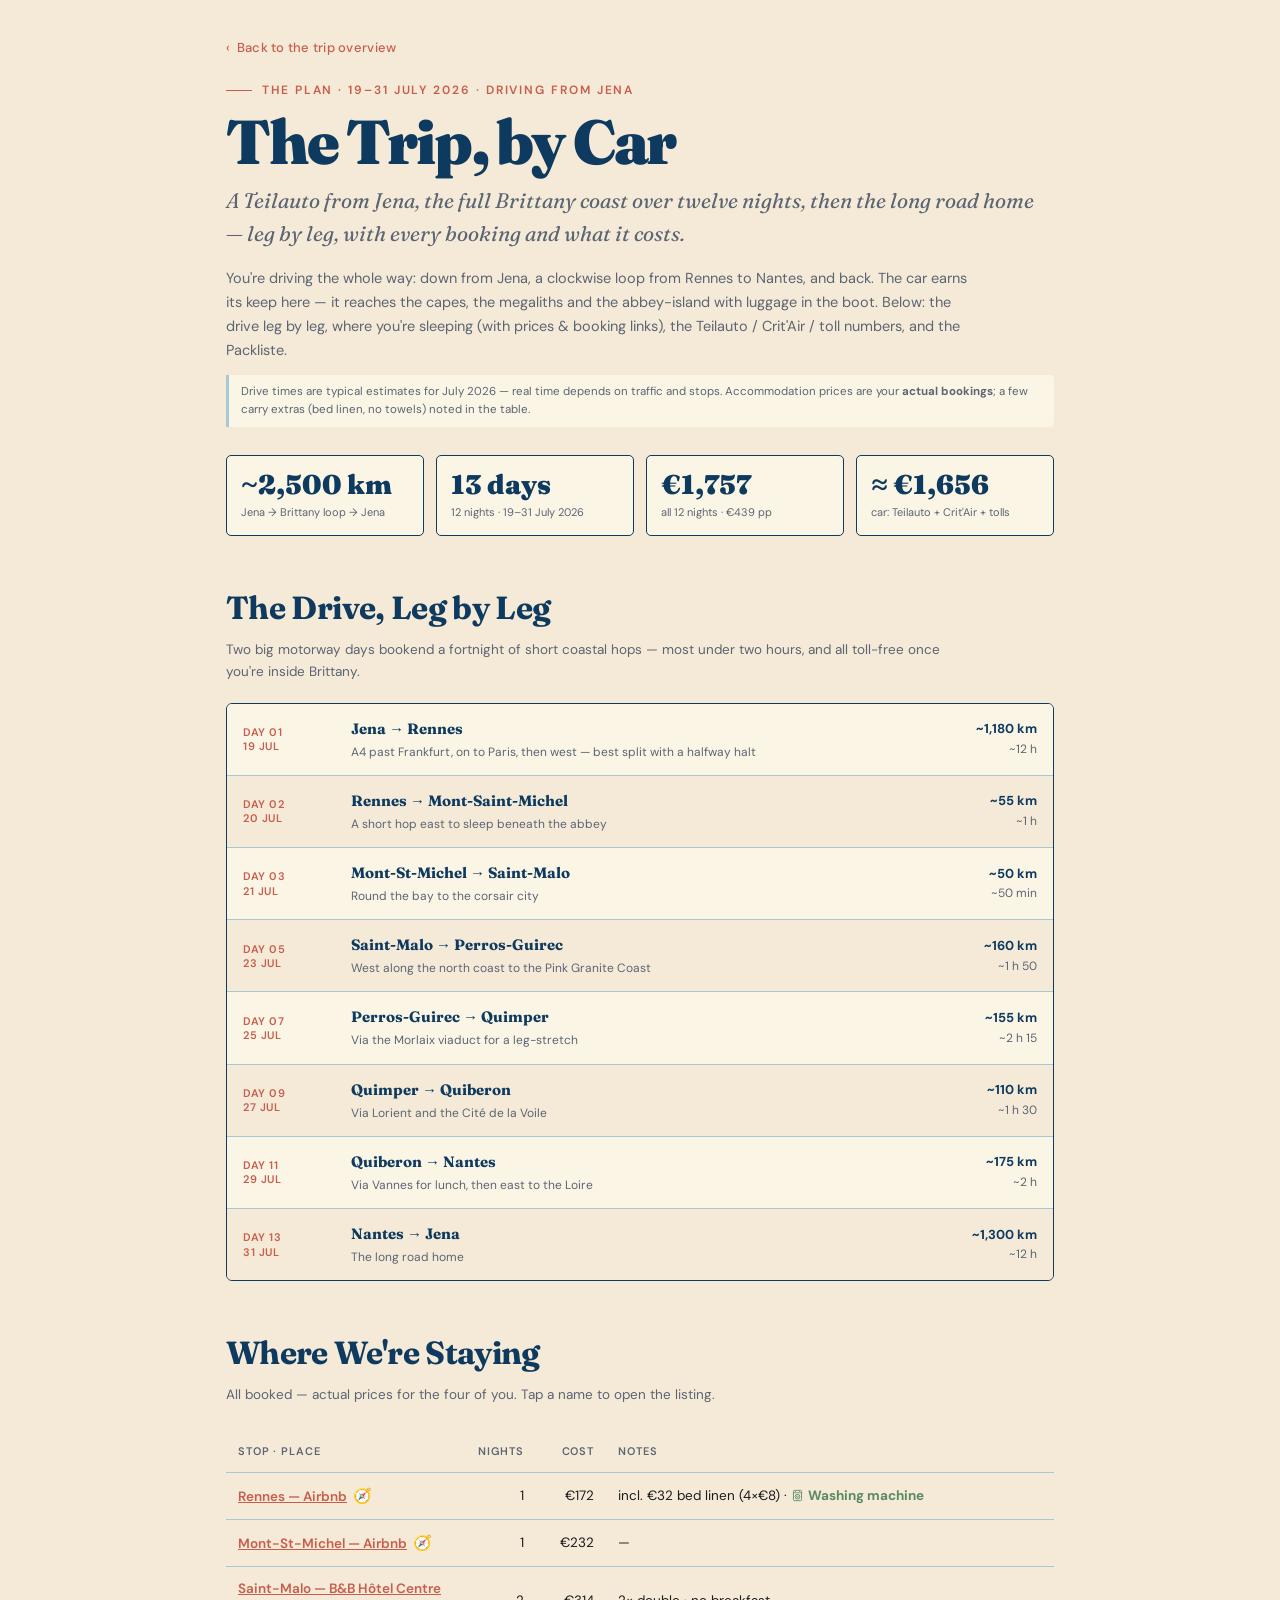
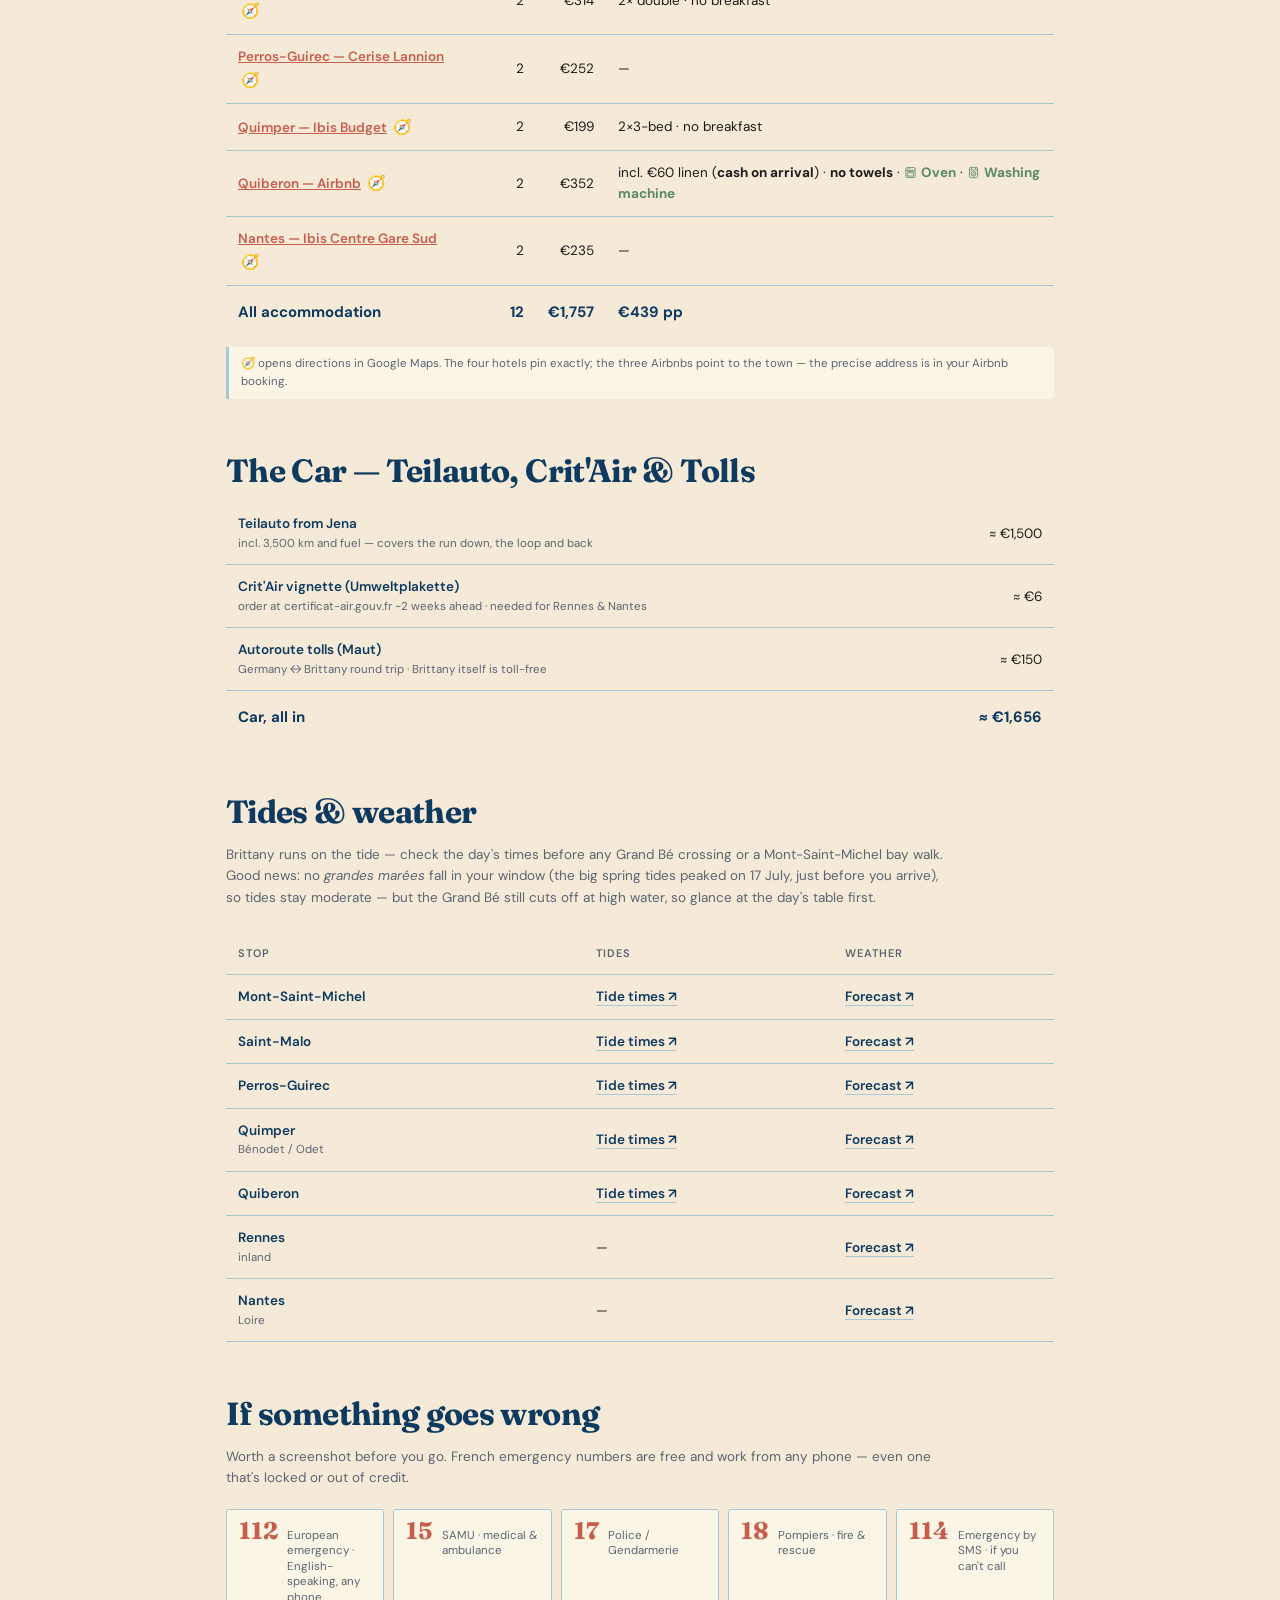
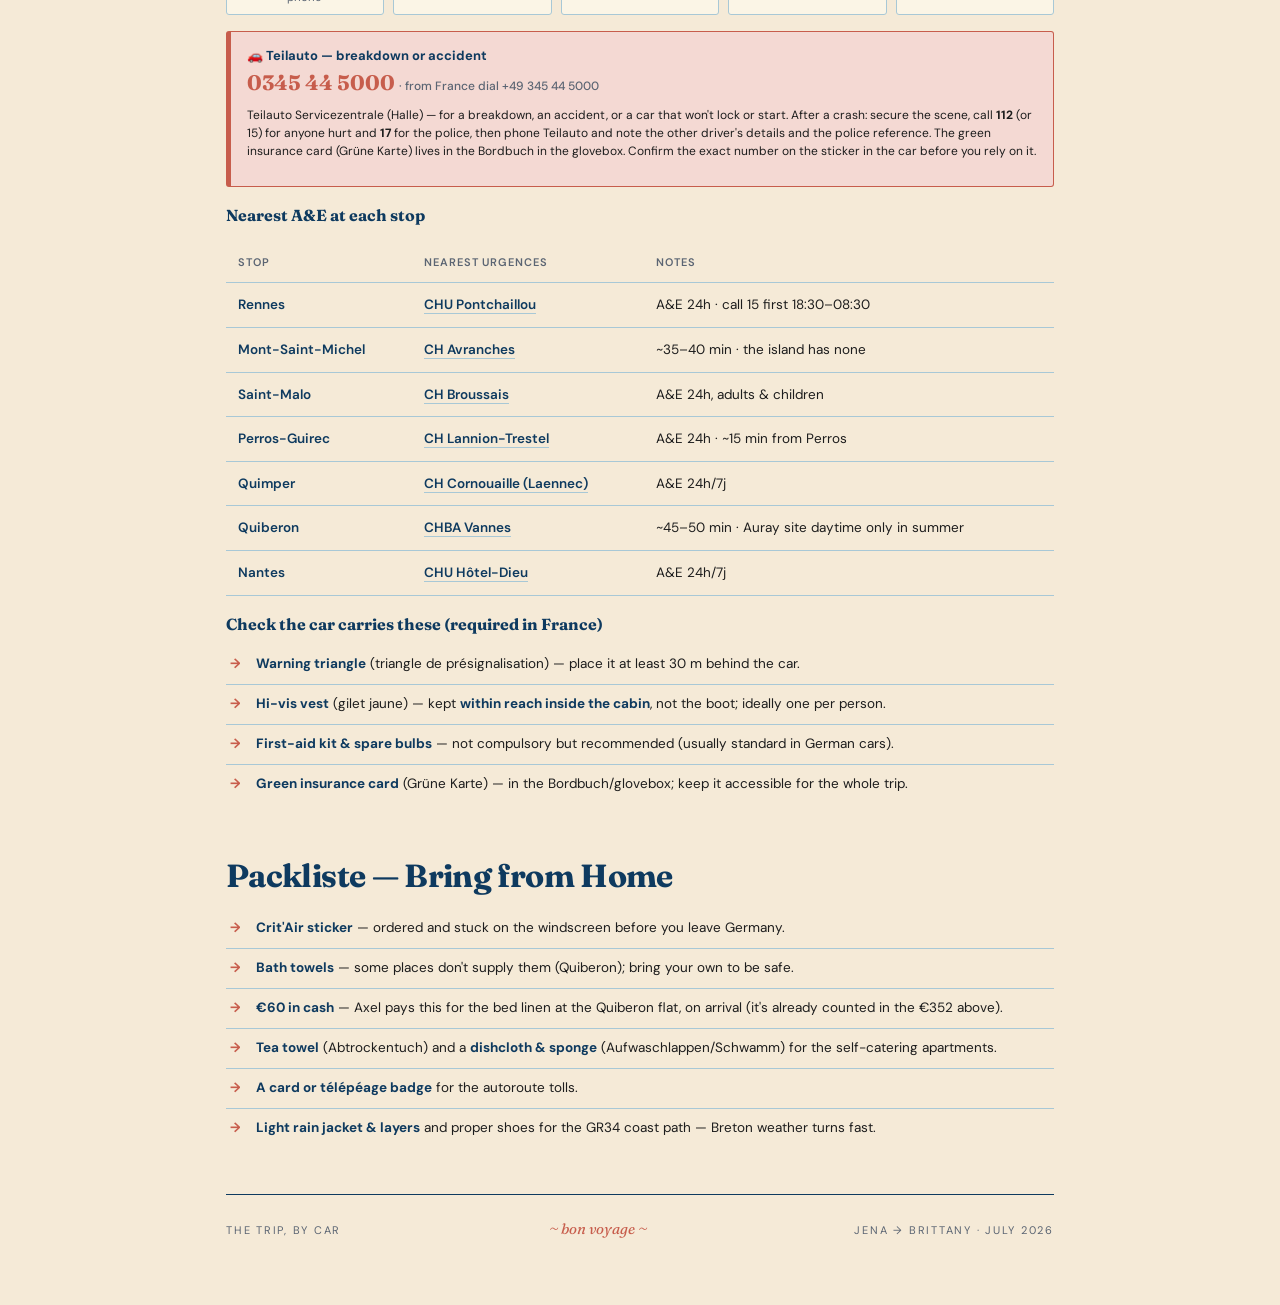
<file: roadtrip.html>
<!DOCTYPE html>
<html lang="en">
<head>
<meta charset="UTF-8">
<meta name="viewport" content="width=device-width, initial-scale=1.0">
<title>The Trip by Car · 13 Days in Brittany</title>
<link rel="preconnect" href="https://fonts.googleapis.com">
<link rel="preconnect" href="https://fonts.gstatic.com" crossorigin>
<link href="https://fonts.googleapis.com/css2?family=Fraunces:ital,opsz,wght@0,9..144,400;0,9..144,700;0,9..144,900;1,9..144,400&family=DM+Sans:wght@400;500;700&display=swap" rel="stylesheet">
<style>
  :root{
    --cream:#f5ead7; --cream-deep:#ede0c4; --paper:#fbf5e6; --ink:#0e3a5f; --ink-deep:#082439;
    --coral:#c75d4c; --coral-soft:#f4d9d3; --mustard:#d99a2b; --sea:#cde1ea; --sea-deep:#a8c8d6;
    --char:#1d1d1d; --slate:#5b6573; --gem:#5a8a5f;
  }
  *{ box-sizing:border-box; }
  body{ margin:0; font-family:'DM Sans',sans-serif; background:var(--cream); color:var(--char);
    -webkit-font-smoothing:antialiased; line-height:1.6; }
  .tp{ max-width:880px; margin:0 auto; padding:34px 26px 64px; }
  a{ color:var(--coral); }

  .tp-back{ display:inline-block; font-size:13px; letter-spacing:.02em; color:var(--coral);
    text-decoration:none; font-weight:500; margin-bottom:22px; }
  .tp-back:hover{ color:var(--ink); }

  /* header */
  .tp-eyebrow{ display:flex; align-items:center; gap:10px; font-size:12px; letter-spacing:.16em;
    text-transform:uppercase; color:var(--coral); font-weight:600; margin-bottom:14px; }
  .tp-eyebrow::before{ content:''; width:26px; height:1.5px; background:var(--coral); }
  h1{ font-family:'Fraunces',serif; font-weight:900; font-size:clamp(38px,7vw,62px); margin:0;
    line-height:.9; letter-spacing:-.035em; color:var(--ink); }
  .tp-sub{ font-family:'Fraunces',serif; font-style:italic; font-size:clamp(17px,2.4vw,21px);
    color:var(--slate); margin-top:14px; }
  .tp-intro{ font-size:14.5px; color:var(--slate); max-width:760px; margin:16px 0 0; line-height:1.65; }
  .tp-note{ font-size:11.5px; color:var(--slate); margin-top:12px; padding:8px 12px;
    background:var(--paper); border-left:3px solid var(--sea-deep); border-radius:0 4px 4px 0; }

  /* figures */
  figure{ margin:24px 0; }
  figure img{ width:100%; height:auto; display:block; border:1.5px solid var(--ink); border-radius:5px; }
  .tp-hero img{ aspect-ratio:16/7; object-fit:cover; }
  figcaption{ font-size:11.5px; color:var(--slate); margin-top:8px; font-style:italic; }

  /* stat tiles */
  .tp-stats{ display:grid; grid-template-columns:repeat(4,1fr); gap:12px; margin:28px 0 8px; }
  .tp-stat{ border:1.5px solid var(--ink); border-radius:5px; padding:15px 14px; background:var(--paper); }
  .tp-stat .n{ font-family:'Fraunces',serif; font-weight:900; font-size:27px; color:var(--ink); line-height:1; }
  .tp-stat .l{ font-size:11px; color:var(--slate); margin-top:7px; line-height:1.35; }

  /* section heads */
  h2.tp-h2{ font-family:'Fraunces',serif; font-weight:700; font-size:clamp(24px,3.6vw,32px);
    color:var(--ink); margin:46px 0 6px; letter-spacing:-.02em; }
  .tp-h2-sub{ font-size:13.5px; color:var(--slate); margin:0 0 20px; max-width:720px; }

  /* journey leg card */
  .leg{ border:1.5px solid var(--ink); border-radius:6px; background:var(--paper);
    padding:22px 24px 18px; margin-bottom:22px; }
  .leg-top{ display:flex; justify-content:space-between; align-items:baseline; gap:12px;
    flex-wrap:wrap; border-bottom:1.5px solid var(--sea-deep); padding-bottom:13px; margin-bottom:6px; }
  .leg-label{ font-family:'Fraunces',serif; font-weight:900; font-size:22px; color:var(--ink); letter-spacing:-.02em; }
  .leg-day{ font-size:11.5px; letter-spacing:.1em; text-transform:uppercase; color:var(--coral); font-weight:600; }

  /* timetable with rail line */
  .tt{ margin:2px 0 0; }
  .tt-row{ display:grid; grid-template-columns:62px 30px 1fr; align-items:stretch; }
  .tt-time{ text-align:right; padding:9px 12px 9px 0; font-weight:700; font-size:13.5px; color:var(--ink);
    font-variant-numeric:tabular-nums; white-space:nowrap; }
  .tt-mark{ position:relative; }
  .tt-mark::before{ content:''; position:absolute; left:50%; transform:translateX(-50%);
    top:0; bottom:0; width:2px; background:var(--sea-deep); }
  .tt-row:first-child .tt-mark::before{ top:50%; }
  .tt-row:last-child .tt-mark::before{ bottom:50%; }
  .tt-row.is-stop .tt-mark::after{ content:''; position:absolute; left:50%; top:50%;
    transform:translate(-50%,-50%); width:13px; height:13px; border-radius:50%;
    background:var(--paper); border:3px solid var(--ink); z-index:1; }
  .tt-row.is-end .tt-mark::after{ background:var(--coral); border-color:var(--coral); }
  .tt-row.is-change .tt-mark::before{ width:0; background:none; border-left:2px dashed var(--coral); }
  .tt-body{ padding:8px 0 8px 6px; }
  .tt-stn{ font-family:'Fraunces',serif; font-weight:700; font-size:16px; color:var(--ink); }
  .tt-note{ font-size:12.5px; color:var(--slate); margin-top:2px; line-height:1.45; }
  .tt-train{ display:inline-block; font-size:11.5px; font-weight:600; color:var(--ink);
    background:var(--sea); border-radius:999px; padding:4px 11px; margin:3px 0; }
  .tt-train.change{ background:var(--coral-soft); color:var(--coral); }

  .leg-foot{ display:flex; gap:9px; flex-wrap:wrap; margin-top:14px; border-top:1.5px dashed var(--sea-deep); padding-top:14px; }
  .leg-chip{ font-size:12.5px; font-weight:600; color:var(--ink); background:var(--cream);
    border:1.5px solid var(--sea-deep); border-radius:999px; padding:6px 13px; }
  .leg-chip b{ color:var(--coral); }

  /* direct-train highlight */
  .direct{ background:var(--ink); color:var(--paper); border-radius:6px; padding:26px 26px 22px;
    margin:30px 0; position:relative; overflow:hidden; }
  .direct h3{ font-family:'Fraunces',serif; font-weight:900; font-size:24px; margin:0 0 4px; color:#fff; letter-spacing:-.02em; }
  .direct .lead{ font-size:13.5px; color:var(--sea); margin:0 0 18px; max-width:480px; }
  .direct-fig{ float:right; width:230px; max-width:42%; margin:0 0 14px 22px; }
  .direct-fig img{ width:100%; border:1.5px solid var(--sea-deep); border-radius:5px; display:block; }
  .direct-fig figcaption{ color:var(--sea-deep); }
  .dir-row{ display:flex; gap:14px; align-items:baseline; padding:11px 0; border-top:1px solid rgba(205,225,234,.25); }
  .dir-row .arr{ font-family:'Fraunces',serif; font-weight:700; font-size:15px; color:#fff; min-width:150px; }
  .dir-row .tm{ font-variant-numeric:tabular-nums; font-weight:700; color:var(--mustard); font-size:14px; white-space:nowrap; }
  .dir-row .du{ font-size:12.5px; color:var(--sea); }
  .direct .fine{ font-size:12px; color:var(--sea-deep); margin:16px 0 0; line-height:1.5; clear:both; padding-top:14px; border-top:1px solid rgba(205,225,234,.25); }

  /* brittany hops */
  .hops{ border:1.5px solid var(--ink); border-radius:6px; overflow:hidden; margin:6px 0 0; }
  .hop{ display:grid; grid-template-columns:96px 1fr 132px; gap:12px; align-items:center;
    padding:13px 16px; border-bottom:1px solid var(--sea-deep); background:var(--paper); }
  .hop:last-child{ border-bottom:none; }
  .hop:nth-child(even){ background:var(--cream); }
  .hop-day{ font-size:11px; letter-spacing:.05em; text-transform:uppercase; color:var(--coral); font-weight:600; line-height:1.3; }
  .hop-route{ font-family:'Fraunces',serif; font-weight:700; font-size:15px; color:var(--ink); }
  .hop-route small{ display:block; font-family:'DM Sans',sans-serif; font-weight:400; font-size:12px; color:var(--slate); margin-top:2px; }
  .hop-train{ font-size:12px; color:var(--slate); text-align:right; }
  .hop-train b{ display:block; color:var(--ink); font-size:13px; }

  /* costs */
  .cost{ width:100%; border-collapse:collapse; margin:6px 0 0; font-size:13.5px; }
  .cost th,.cost td{ text-align:left; padding:11px 12px; border-bottom:1px solid var(--sea-deep); }
  .cost th{ font-size:11px; letter-spacing:.08em; text-transform:uppercase; color:var(--slate); font-weight:600; }
  .cost td.r,.cost th.r{ text-align:right; font-variant-numeric:tabular-nums; white-space:nowrap; }
  .cost .leg-name{ font-weight:600; color:var(--ink); }
  .cost .leg-name small{ display:block; font-weight:400; color:var(--slate); font-size:11.5px; }
  .cost tr.total td{ border-top:1.5px solid var(--ink); border-bottom:none; font-weight:700; color:var(--ink); font-size:15px; padding-top:14px; }
  .tp-amen{ font-weight:700; color:var(--gem); white-space:normal; }
  .tp-amen svg{ vertical-align:-.15em; margin-right:4px; }
  .tp-scroll{ overflow-x:auto; -webkit-overflow-scrolling:touch; }
  /* reference-link + emergency essentials */
  .tp-h3{ font-family:'Fraunces',serif; font-weight:700; font-size:16px; color:var(--ink); margin:16px 0 8px; }
  .rl{ color:var(--ink); text-decoration:none; font-weight:600; border-bottom:1px solid var(--sea-deep); white-space:nowrap; }
  .rl:hover{ color:var(--coral); border-color:var(--coral); }
  .em-grid{ display:grid; grid-template-columns:repeat(auto-fit,minmax(158px,1fr)); gap:9px; margin:4px 0 16px; }
  .em-num{ display:flex; align-items:baseline; gap:9px; background:var(--paper); border:1.5px solid var(--sea-deep); border-radius:3px; padding:9px 12px; }
  .em-num b{ font-family:'Fraunces',serif; font-size:24px; color:var(--coral); line-height:1; flex:0 0 auto; }
  .em-num span{ font-size:11.5px; color:var(--slate); line-height:1.35; }
  .em-call{ background:var(--coral-soft); border:1.5px solid var(--coral); border-left:5px solid var(--coral); border-radius:3px; padding:14px 16px; margin:0 0 6px; }
  .em-call-h{ font-weight:700; font-size:13px; color:var(--ink); margin-bottom:3px; }
  .em-call-num{ font-family:'Fraunces',serif; font-weight:700; font-size:21px; color:var(--coral); line-height:1.15; margin-bottom:6px; }
  .em-call-num small{ font-family:'DM Sans',sans-serif; font-size:12px; font-weight:500; color:var(--slate); }
  .em-call p{ font-size:12px; color:var(--char); line-height:1.5; }

  /* tips */
  .tips{ list-style:none; padding:0; margin:8px 0 0; }
  .tips li{ position:relative; padding:9px 0 9px 30px; border-bottom:1px solid var(--sea-deep); font-size:13.5px; color:var(--char); line-height:1.55; }
  .tips li:last-child{ border-bottom:none; }
  .tips li::before{ content:'→'; position:absolute; left:4px; top:9px; color:var(--coral); font-weight:700; }
  .tips b{ color:var(--ink); }

  /* footer */
  .tp-foot{ margin-top:46px; padding-top:22px; border-top:1.5px solid var(--ink);
    display:flex; justify-content:space-between; align-items:baseline; flex-wrap:wrap; gap:10px;
    font-size:11px; letter-spacing:.16em; text-transform:uppercase; color:var(--slate); }
  .tp-foot .g{ font-family:'Fraunces',serif; font-style:italic; font-size:15px; text-transform:none; letter-spacing:0; color:var(--coral); }

  @media (max-width:620px){
    .tp{ padding:26px 18px 54px; }
    .tp-stats{ grid-template-columns:repeat(2,1fr); }
    .direct-fig{ float:none; width:100%; max-width:100%; margin:0 0 16px; }
    .hop{ grid-template-columns:1fr; gap:5px; }
    .hop-train{ text-align:left; }
    .hop-train b{ display:inline; }
    .cost{ font-size:13px; }
    .cost th, .cost td{ padding:9px 7px; }
  }
  .rt-go{ text-decoration:none; font-size:15px; margin-left:3px; }
  @media print{ .tp-back{ display:none; } }
</style>
</head>
<body>
<main class="tp">
  <a class="tp-back" href="brittany-overview.html">&lsaquo;&nbsp; Back to the trip overview</a>

  <header>
    <div class="tp-eyebrow">The plan · 19–31 July 2026 · driving from Jena</div>
    <h1>The Trip, by&nbsp;Car</h1>
    <div class="tp-sub">A Teilauto from Jena, the full Brittany coast over twelve nights, then the long road home — leg by leg, with every booking and what it costs.</div>
    <p class="tp-intro">You're driving the whole way: down from Jena, a clockwise loop from Rennes to Nantes, and back. The car earns its keep here — it reaches the capes, the megaliths and the abbey-island with luggage in the boot. Below: the drive leg by leg, where you're sleeping (with prices &amp; booking links), the Teilauto / Crit'Air / toll numbers, and the Packliste.</p>
    <div class="tp-note">Drive times are typical estimates for July 2026 — real time depends on traffic and stops. Accommodation prices are your <b>actual bookings</b>; a few carry extras (bed linen, no towels) noted in the table.</div>
  </header>

  <div class="tp-stats">
    <div class="tp-stat"><div class="n">~2,500 km</div><div class="l">Jena → Brittany loop → Jena</div></div>
    <div class="tp-stat"><div class="n">13 days</div><div class="l">12 nights · 19–31 July 2026</div></div>
    <div class="tp-stat"><div class="n">€1,757</div><div class="l">all 12 nights · €439 pp</div></div>
    <div class="tp-stat"><div class="n">≈ €1,656</div><div class="l">car: Teilauto + Crit'Air + tolls</div></div>
  </div>

  <h2 class="tp-h2">The Drive, Leg by Leg</h2>
  <p class="tp-h2-sub">Two big motorway days bookend a fortnight of short coastal hops — most under two hours, and all toll-free once you're inside Brittany.</p>
  <div class="hops">
    <div class="hop"><div class="hop-day">Day 01<br>19 Jul</div><div class="hop-route">Jena → Rennes<small>A4 past Frankfurt, on to Paris, then west — best split with a halfway halt</small></div><div class="hop-train"><b>~1,180 km</b>~12 h</div></div>
    <div class="hop"><div class="hop-day">Day 02<br>20 Jul</div><div class="hop-route">Rennes → Mont-Saint-Michel<small>A short hop east to sleep beneath the abbey</small></div><div class="hop-train"><b>~55 km</b>~1 h</div></div>
    <div class="hop"><div class="hop-day">Day 03<br>21 Jul</div><div class="hop-route">Mont-St-Michel → Saint-Malo<small>Round the bay to the corsair city</small></div><div class="hop-train"><b>~50 km</b>~50 min</div></div>
    <div class="hop"><div class="hop-day">Day 05<br>23 Jul</div><div class="hop-route">Saint-Malo → Perros-Guirec<small>West along the north coast to the Pink Granite Coast</small></div><div class="hop-train"><b>~160 km</b>~1 h 50</div></div>
    <div class="hop"><div class="hop-day">Day 07<br>25 Jul</div><div class="hop-route">Perros-Guirec → Quimper<small>Via the Morlaix viaduct for a leg-stretch</small></div><div class="hop-train"><b>~155 km</b>~2 h 15</div></div>
    <div class="hop"><div class="hop-day">Day 09<br>27 Jul</div><div class="hop-route">Quimper → Quiberon<small>Via Lorient and the Cité de la Voile</small></div><div class="hop-train"><b>~110 km</b>~1 h 30</div></div>
    <div class="hop"><div class="hop-day">Day 11<br>29 Jul</div><div class="hop-route">Quiberon → Nantes<small>Via Vannes for lunch, then east to the Loire</small></div><div class="hop-train"><b>~175 km</b>~2 h</div></div>
    <div class="hop"><div class="hop-day">Day 13<br>31 Jul</div><div class="hop-route">Nantes → Jena<small>The long road home</small></div><div class="hop-train"><b>~1,300 km</b>~12 h</div></div>
  </div>

  <h2 class="tp-h2">Where We're Staying</h2>
  <p class="tp-h2-sub">All booked — actual prices for the four of you. Tap a name to open the listing.</p>
  <div class="tp-scroll">
  <table class="cost">
    <thead><tr><th>Stop · place</th><th class="r">Nights</th><th class="r">Cost</th><th>Notes</th></tr></thead>
    <tbody>
      <tr><td class="leg-name"><a href="https://www.airbnb.de/rooms/1088435724660992468">Rennes — Airbnb</a> <a class="rt-go" href="https://www.google.com/maps/dir//Rue+de+Paris,+35000+Rennes" target="_blank" rel="noopener" title="Navigate to the flat (rue de Paris)">🧭</a></td><td class="r">1</td><td class="r">€172</td><td>incl. €32 bed linen (4×€8) · <span class="tp-amen"><svg class="wash-ic" viewBox="0 0 24 24" width="13" height="13" aria-hidden="true"><rect x="4.5" y="2.5" width="15" height="19" rx="2.2" fill="none" stroke="currentColor" stroke-width="1.6"/><path d="M4.5 7h15" stroke="currentColor" stroke-width="1.4"/><circle cx="8" cy="4.75" r=".95" fill="currentColor"/><circle cx="16" cy="4.75" r=".95" fill="currentColor"/><circle cx="12" cy="14.2" r="4.4" fill="none" stroke="currentColor" stroke-width="1.6"/><circle cx="12" cy="14.2" r="1.7" fill="none" stroke="currentColor" stroke-width="1.3"/></svg>Washing machine</span></td></tr>
      <tr><td class="leg-name"><a href="https://www.airbnb.de/rooms/1099999452960375699">Mont-St-Michel — Airbnb</a> <a class="rt-go" href="https://www.google.com/maps/dir//Le+Mont-Saint-Michel" target="_blank" rel="noopener" title="Navigate to Mont-Saint-Michel">🧭</a></td><td class="r">1</td><td class="r">€232</td><td>—</td></tr>
      <tr><td class="leg-name"><a href="https://www.hotel-bb.com/de/hotel/saint-malo-centre">Saint-Malo — B&amp;B Hôtel Centre</a> <a class="rt-go" href="https://www.google.com/maps/dir//B%26B+HOTEL+Saint-Malo+Centre" target="_blank" rel="noopener" title="Navigate to the hotel">🧭</a></td><td class="r">2</td><td class="r">€314</td><td>2× double · no breakfast</td></tr>
      <tr><td class="leg-name"><a href="https://www.booking.com/hotel/fr/cerise-lannion.html">Perros-Guirec — Cerise Lannion</a> <a class="rt-go" href="https://www.google.com/maps/dir//Cerise+Lannion" target="_blank" rel="noopener" title="Navigate to the hotel">🧭</a></td><td class="r">2</td><td class="r">€252</td><td>—</td></tr>
      <tr><td class="leg-name"><a href="https://all.accor.com/hotel/2612/index.de.shtml">Quimper — Ibis Budget</a> <a class="rt-go" href="https://www.google.com/maps/dir//ibis+budget+Quimper" target="_blank" rel="noopener" title="Navigate to the hotel">🧭</a></td><td class="r">2</td><td class="r">€199</td><td>2×3-bed · no breakfast</td></tr>
      <tr><td class="leg-name"><a href="https://www.airbnb.de/rooms/1180399109333701454">Quiberon — Airbnb</a> <a class="rt-go" href="https://www.google.com/maps/dir//Quiberon" target="_blank" rel="noopener" title="Navigate to Quiberon">🧭</a></td><td class="r">2</td><td class="r">€352</td><td>incl. €60 linen (<b>cash on arrival</b>) · <b>no towels</b> · <span class="tp-amen"><svg viewBox="0 0 24 24" width="13" height="13" aria-hidden="true"><rect x="3.5" y="3" width="17" height="18" rx="2" fill="none" stroke="currentColor" stroke-width="1.6"/><path d="M3.5 8.2h17M6 10.4h12" stroke="currentColor" stroke-width="1.4"/><circle cx="7" cy="5.6" r=".95" fill="currentColor"/><circle cx="10.5" cy="5.6" r=".95" fill="currentColor"/><rect x="6.5" y="12.4" width="11" height="6.2" rx="1" fill="none" stroke="currentColor" stroke-width="1.5"/></svg>Oven</span> · <span class="tp-amen"><svg class="wash-ic" viewBox="0 0 24 24" width="13" height="13" aria-hidden="true"><rect x="4.5" y="2.5" width="15" height="19" rx="2.2" fill="none" stroke="currentColor" stroke-width="1.6"/><path d="M4.5 7h15" stroke="currentColor" stroke-width="1.4"/><circle cx="8" cy="4.75" r=".95" fill="currentColor"/><circle cx="16" cy="4.75" r=".95" fill="currentColor"/><circle cx="12" cy="14.2" r="4.4" fill="none" stroke="currentColor" stroke-width="1.6"/><circle cx="12" cy="14.2" r="1.7" fill="none" stroke="currentColor" stroke-width="1.3"/></svg>Washing machine</span></td></tr>
      <tr><td class="leg-name"><a href="https://www.booking.com/hotel/fr/ha-tel-ibis-nantes-centre-gare-sud.html">Nantes — Ibis Centre Gare Sud</a> <a class="rt-go" href="https://www.google.com/maps/dir//ibis+Nantes+Centre+Gare+Sud" target="_blank" rel="noopener" title="Navigate to the hotel">🧭</a></td><td class="r">2</td><td class="r">€235</td><td>—</td></tr>
      <tr class="total"><td>All accommodation</td><td class="r">12</td><td class="r">€1,757</td><td>€439 pp</td></tr>
    </tbody>
  </table>
  </div>

  <p class="tp-note">🧭 opens directions in Google Maps. The four hotels pin exactly; the three Airbnbs point to the town — the precise address is in your Airbnb booking.</p>

  <h2 class="tp-h2">The Car — Teilauto, Crit'Air &amp; Tolls</h2>
  <table class="cost">
    <tbody>
      <tr><td class="leg-name">Teilauto from Jena<small>incl. 3,500 km and fuel — covers the run down, the loop and back</small></td><td class="r">≈ €1,500</td></tr>
      <tr><td class="leg-name">Crit'Air vignette (Umweltplakette)<small>order at certificat-air.gouv.fr ~2 weeks ahead · needed for Rennes &amp; Nantes</small></td><td class="r">≈ €6</td></tr>
      <tr><td class="leg-name">Autoroute tolls (Maut)<small>Germany ↔ Brittany round trip · Brittany itself is toll-free</small></td><td class="r">≈ €150</td></tr>
      <tr class="total"><td>Car, all in</td><td class="r">≈ €1,656</td></tr>
    </tbody>
  </table>

  <h2 class="tp-h2">Tides &amp; weather</h2>
  <p class="tp-h2-sub">Brittany runs on the tide — check the day's times before any Grand Bé crossing or a Mont-Saint-Michel bay walk. Good news: no <i>grandes marées</i> fall in your window (the big spring tides peaked on 17 July, just before you arrive), so tides stay moderate — but the Grand Bé still cuts off at high water, so glance at the day's table first.</p>
  <div class="tp-scroll">
  <table class="cost">
    <thead><tr><th>Stop</th><th>Tides</th><th>Weather</th></tr></thead>
    <tbody>
      <tr><td class="leg-name">Mont-Saint-Michel</td><td><a class="rl" href="https://www.horaire-maree.fr/maree/Le%20Mont-Saint-Michel/" target="_blank" rel="noopener">Tide times &nearr;</a></td><td><a class="rl" href="https://meteofrance.com/previsions-meteo-france/le-mont-saint-michel/50170" target="_blank" rel="noopener">Forecast &nearr;</a></td></tr>
      <tr><td class="leg-name">Saint-Malo</td><td><a class="rl" href="https://maree.info/52" target="_blank" rel="noopener">Tide times &nearr;</a></td><td><a class="rl" href="https://meteofrance.com/previsions-meteo-france/saint-malo/35400" target="_blank" rel="noopener">Forecast &nearr;</a></td></tr>
      <tr><td class="leg-name">Perros-Guirec</td><td><a class="rl" href="https://maree.info/66" target="_blank" rel="noopener">Tide times &nearr;</a></td><td><a class="rl" href="https://meteofrance.com/previsions-meteo-france/perros-guirec/22700" target="_blank" rel="noopener">Forecast &nearr;</a></td></tr>
      <tr><td class="leg-name">Quimper <small>Bénodet / Odet</small></td><td><a class="rl" href="https://maree.info/92" target="_blank" rel="noopener">Tide times &nearr;</a></td><td><a class="rl" href="https://meteofrance.com/previsions-meteo-france/quimper/29000" target="_blank" rel="noopener">Forecast &nearr;</a></td></tr>
      <tr><td class="leg-name">Quiberon</td><td><a class="rl" href="https://maree.info/102" target="_blank" rel="noopener">Tide times &nearr;</a></td><td><a class="rl" href="https://meteofrance.com/previsions-meteo-france/quiberon/56170" target="_blank" rel="noopener">Forecast &nearr;</a></td></tr>
      <tr><td class="leg-name">Rennes <small>inland</small></td><td>—</td><td><a class="rl" href="https://meteofrance.com/previsions-meteo-france/rennes/35000" target="_blank" rel="noopener">Forecast &nearr;</a></td></tr>
      <tr><td class="leg-name">Nantes <small>Loire</small></td><td>—</td><td><a class="rl" href="https://meteofrance.com/previsions-meteo-france/nantes/44000" target="_blank" rel="noopener">Forecast &nearr;</a></td></tr>
    </tbody>
  </table>
  </div>

  <h2 class="tp-h2">If something goes wrong</h2>
  <p class="tp-h2-sub">Worth a screenshot before you go. French emergency numbers are free and work from any phone — even one that's locked or out of credit.</p>
  <div class="em-grid">
    <div class="em-num"><b>112</b><span>European emergency · English-speaking, any phone</span></div>
    <div class="em-num"><b>15</b><span>SAMU · medical &amp; ambulance</span></div>
    <div class="em-num"><b>17</b><span>Police / Gendarmerie</span></div>
    <div class="em-num"><b>18</b><span>Pompiers · fire &amp; rescue</span></div>
    <div class="em-num"><b>114</b><span>Emergency by SMS · if you can't call</span></div>
  </div>
  <div class="em-call">
    <div class="em-call-h">🚗 Teilauto — breakdown or accident</div>
    <div class="em-call-num">0345 44 5000 <small>· from France dial +49 345 44 5000</small></div>
    <p>Teilauto Servicezentrale (Halle) — for a breakdown, an accident, or a car that won't lock or start. After a crash: secure the scene, call <b>112</b> (or 15) for anyone hurt and <b>17</b> for the police, then phone Teilauto and note the other driver's details and the police reference. The green insurance card (Grüne Karte) lives in the Bordbuch in the glovebox. Confirm the exact number on the sticker in the car before you rely on it.</p>
  </div>

  <h3 class="tp-h3">Nearest A&amp;E at each stop</h3>
  <div class="tp-scroll">
  <table class="cost">
    <thead><tr><th>Stop</th><th>Nearest urgences</th><th>Notes</th></tr></thead>
    <tbody>
      <tr><td class="leg-name">Rennes</td><td><a class="rl" href="https://www.google.com/maps/dir//CHU+Pontchaillou+Urgences+Rennes" target="_blank" rel="noopener">CHU Pontchaillou</a></td><td>A&amp;E 24h · call 15 first 18:30–08:30</td></tr>
      <tr><td class="leg-name">Mont-Saint-Michel</td><td><a class="rl" href="https://www.google.com/maps/dir//Centre+Hospitalier+Avranches+Urgences" target="_blank" rel="noopener">CH Avranches</a></td><td>~35–40 min · the island has none</td></tr>
      <tr><td class="leg-name">Saint-Malo</td><td><a class="rl" href="https://www.google.com/maps/dir//Centre+Hospitalier+Broussais+Urgences+Saint-Malo" target="_blank" rel="noopener">CH Broussais</a></td><td>A&amp;E 24h, adults &amp; children</td></tr>
      <tr><td class="leg-name">Perros-Guirec</td><td><a class="rl" href="https://www.google.com/maps/dir//Centre+Hospitalier+Lannion+Urgences" target="_blank" rel="noopener">CH Lannion-Trestel</a></td><td>A&amp;E 24h · ~15 min from Perros</td></tr>
      <tr><td class="leg-name">Quimper</td><td><a class="rl" href="https://www.google.com/maps/dir//Centre+Hospitalier+Cornouaille+Laennec+Urgences+Quimper" target="_blank" rel="noopener">CH Cornouaille (Laennec)</a></td><td>A&amp;E 24h/7j</td></tr>
      <tr><td class="leg-name">Quiberon</td><td><a class="rl" href="https://www.google.com/maps/dir//CHBA+Vannes+Urgences" target="_blank" rel="noopener">CHBA Vannes</a></td><td>~45–50 min · Auray site daytime only in summer</td></tr>
      <tr><td class="leg-name">Nantes</td><td><a class="rl" href="https://www.google.com/maps/dir//CHU+Nantes+Hotel-Dieu+Urgences" target="_blank" rel="noopener">CHU Hôtel-Dieu</a></td><td>A&amp;E 24h/7j</td></tr>
    </tbody>
  </table>
  </div>

  <h3 class="tp-h3">Check the car carries these (required in France)</h3>
  <ul class="tips">
    <li><b>Warning triangle</b> (triangle de présignalisation) — place it at least 30 m behind the car.</li>
    <li><b>Hi-vis vest</b> (gilet jaune) — kept <b>within reach inside the cabin</b>, not the boot; ideally one per person.</li>
    <li><b>First-aid kit &amp; spare bulbs</b> — not compulsory but recommended (usually standard in German cars).</li>
    <li><b>Green insurance card</b> (Grüne Karte) — in the Bordbuch/glovebox; keep it accessible for the whole trip.</li>
  </ul>

  <h2 class="tp-h2">Packliste — Bring from Home</h2>
  <ul class="tips">
    <li><b>Crit'Air sticker</b> — ordered and stuck on the windscreen before you leave Germany.</li>
    <li><b>Bath towels</b> — some places don't supply them (Quiberon); bring your own to be safe.</li>
    <li><b>€60 in cash</b> — Axel pays this for the bed linen at the Quiberon flat, on arrival (it's already counted in the €352 above).</li>
    <li><b>Tea towel</b> (Abtrockentuch) and a <b>dishcloth &amp; sponge</b> (Aufwaschlappen/Schwamm) for the self-catering apartments.</li>
    <li><b>A card or télépéage badge</b> for the autoroute tolls.</li>
    <li><b>Light rain jacket &amp; layers</b> and proper shoes for the GR34 coast path — Breton weather turns fast.</li>
  </ul>

  <footer class="tp-foot">
    <div>The Trip, by Car</div>
    <div class="g">~ bon voyage ~</div>
    <div>Jena → Brittany · July 2026</div>
  </footer>
</main>
</body>
</html>
</file>
